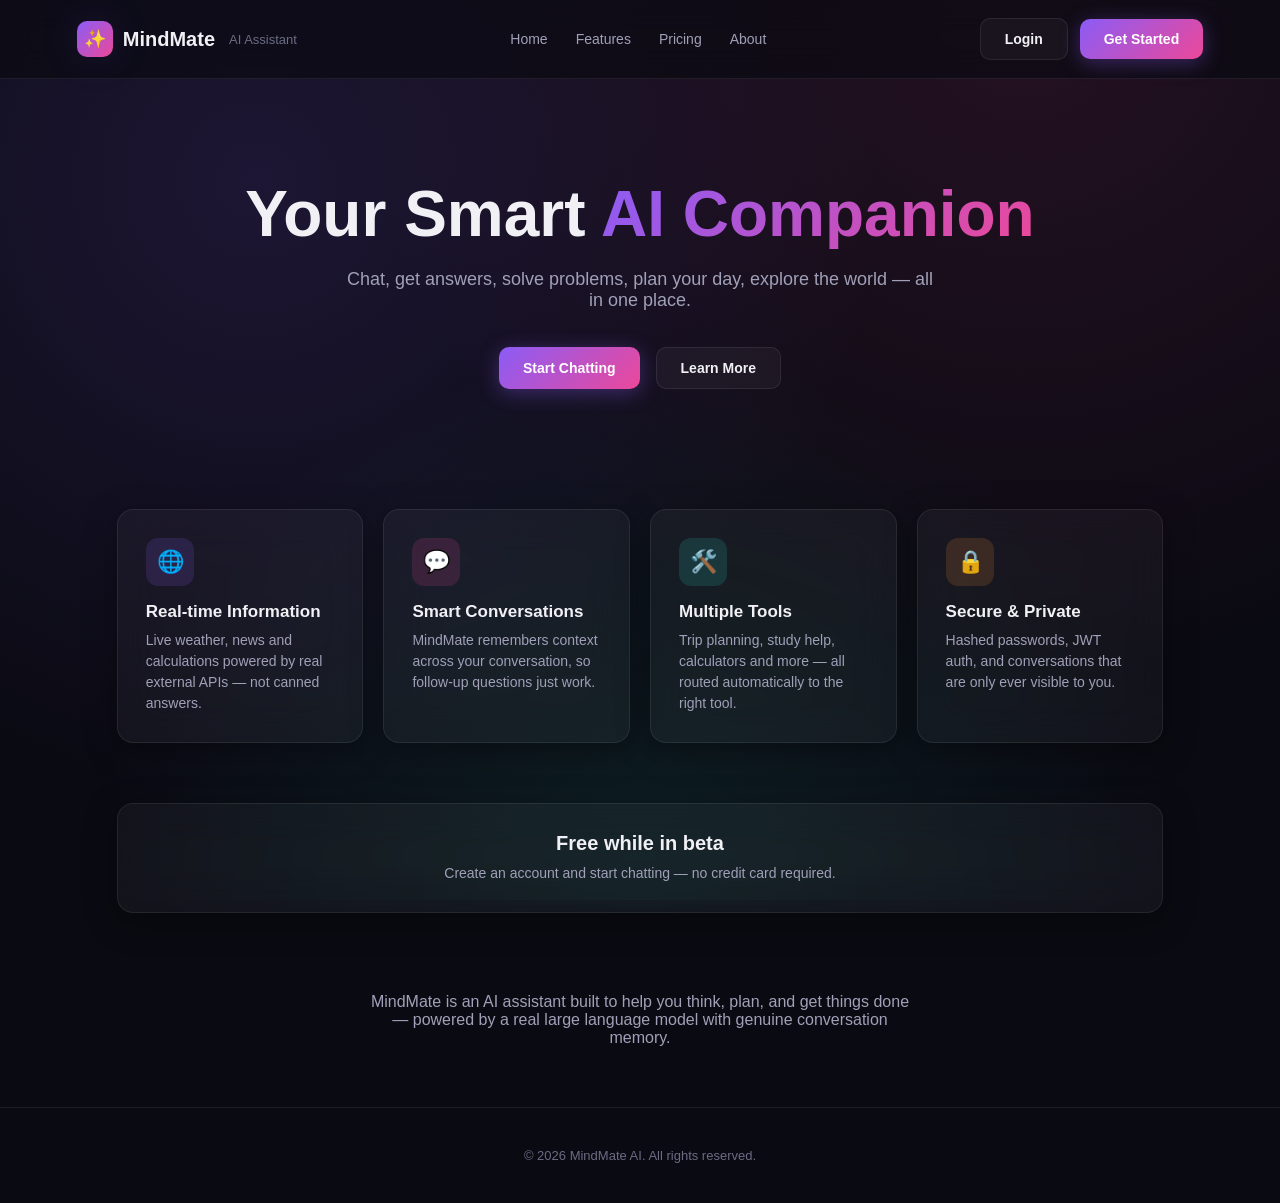
<file: index.html>
<!DOCTYPE html>
<html lang="en">
<head>
<meta charset="UTF-8">
<meta name="viewport" content="width=device-width, initial-scale=1.0">
<title>MindMate — Your Smart AI Companion</title>
<link rel="stylesheet" href="css/style.css">
<link rel="stylesheet" href="css/responsive.css">
</head>
<body>

<nav class="navbar">
  <div class="logo"><div class="logo-mark">✨</div> MindMate <span style="color:var(--text-faint);font-weight:400;font-size:13px;margin-left:4px;">AI Assistant</span></div>
  <div class="nav-links">
    <a href="#home">Home</a>
    <a href="#features">Features</a>
    <a href="#pricing">Pricing</a>
    <a href="#about">About</a>
  </div>
  <div class="nav-actions">
    <a href="login.html" class="btn btn-secondary">Login</a>
    <a href="register.html" class="btn btn-primary">Get Started</a>
  </div>
</nav>

<section class="hero" id="home">
  <h1>Your Smart <span class="gradient-text">AI Companion</span></h1>
  <p>Chat, get answers, solve problems, plan your day, explore the world — all in one place.</p>
  <div class="hero-actions">
    <a href="register.html" class="btn btn-primary">Start Chatting</a>
    <a href="#features" class="btn btn-secondary">Learn More</a>
  </div>
</section>

<section class="feature-grid" id="features">
  <div class="glass feature-card">
    <div class="feature-icon" style="background:rgba(139,92,246,0.15);">🌐</div>
    <h3>Real-time Information</h3>
    <p>Live weather, news and calculations powered by real external APIs — not canned answers.</p>
  </div>
  <div class="glass feature-card">
    <div class="feature-icon" style="background:rgba(236,72,153,0.15);">💬</div>
    <h3>Smart Conversations</h3>
    <p>MindMate remembers context across your conversation, so follow-up questions just work.</p>
  </div>
  <div class="glass feature-card">
    <div class="feature-icon" style="background:rgba(45,212,191,0.15);">🛠️</div>
    <h3>Multiple Tools</h3>
    <p>Trip planning, study help, calculators and more — all routed automatically to the right tool.</p>
  </div>
  <div class="glass feature-card">
    <div class="feature-icon" style="background:rgba(251,146,60,0.15);">🔒</div>
    <h3>Secure &amp; Private</h3>
    <p>Hashed passwords, JWT auth, and conversations that are only ever visible to you.</p>
  </div>
</section>

<section id="pricing" class="feature-grid" style="text-align:center;padding-top:0;">
  <div class="glass feature-card" style="grid-column: 1 / -1;">
    <h3 style="font-size:20px;">Free while in beta</h3>
    <p>Create an account and start chatting — no credit card required.</p>
  </div>
</section>

<section id="about" style="padding:20px 6vw 60px;text-align:center;color:var(--text-dim);max-width:700px;margin:0 auto;">
  <p>MindMate is an AI assistant built to help you think, plan, and get things done — powered by a real large language model with genuine conversation memory.</p>
</section>

<footer>&copy; 2026 MindMate AI. All rights reserved.</footer>

<script src="js/app.js"></script>
</body>
</html>
</file>
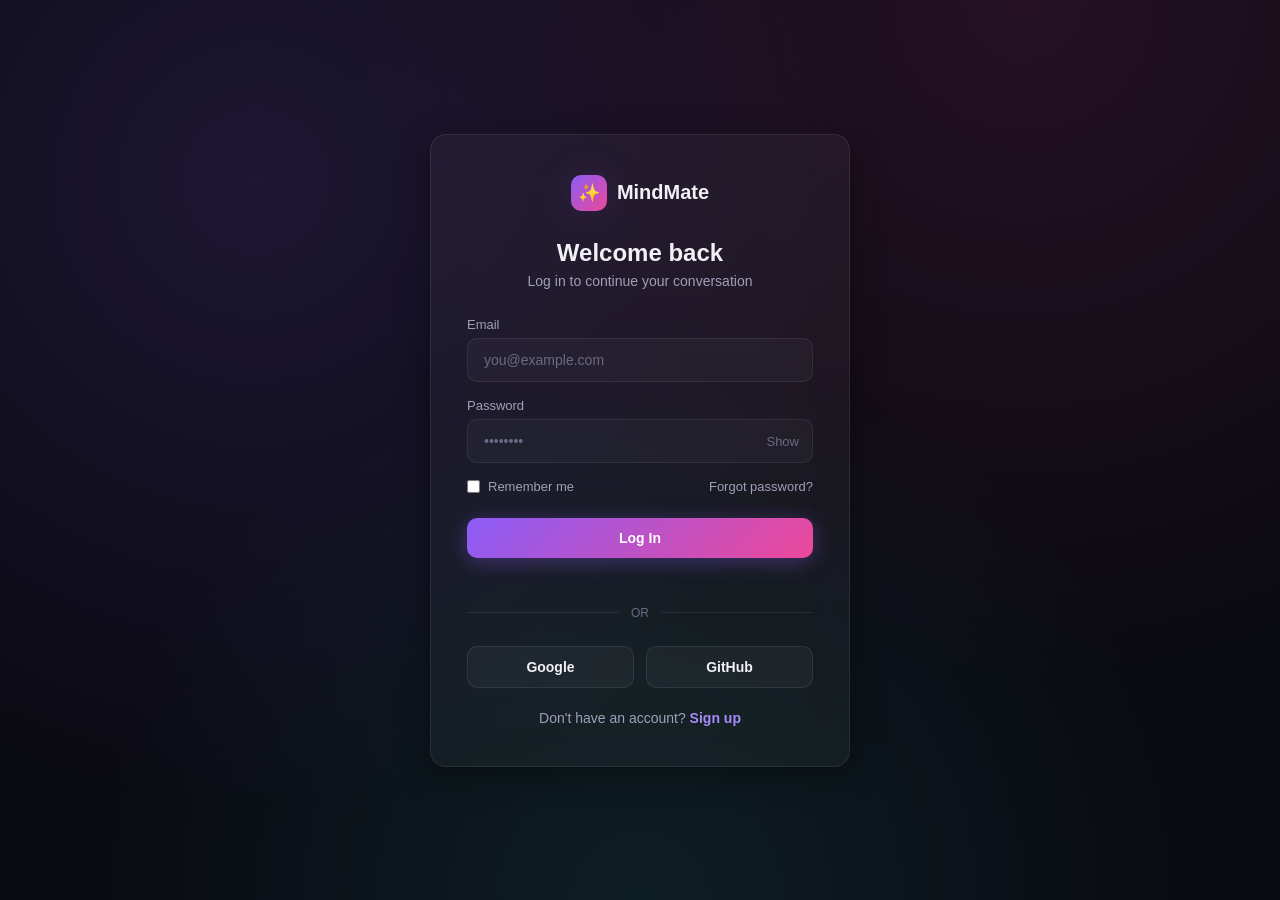
<file: admin.html>
<!DOCTYPE html>
<html lang="en">
<head>
<meta charset="UTF-8">
<meta name="viewport" content="width=device-width, initial-scale=1.0">
<title>Admin — MindMate</title>
<link rel="stylesheet" href="css/style.css">
<link rel="stylesheet" href="css/dashboard.css">
<link rel="stylesheet" href="css/responsive.css">
</head>
<body>
<main class="dash-main" style="max-width:1100px;">
  <div class="dash-header" style="display:flex;justify-content:space-between;align-items:center;">
    <div>
      <h1>Admin Dashboard</h1>
      <p>MindMate platform overview</p>
    </div>
    <a href="#" data-logout class="btn btn-secondary">Logout</a>
  </div>

  <nav class="admin-nav">
    <a href="admin.html" class="active">Dashboard</a>
    <a href="chat.html">Back to App</a>
  </nav>

  <div class="stat-grid">
    <div class="glass stat-card"><div class="stat-value gradient-text" id="stat-total-users">–</div><div class="stat-label">Total Users</div></div>
    <div class="glass stat-card"><div class="stat-value gradient-text" id="stat-active-users">–</div><div class="stat-label">Active Users (7d)</div></div>
    <div class="glass stat-card"><div class="stat-value gradient-text" id="stat-total-conversations">–</div><div class="stat-label">Total Conversations</div></div>
    <div class="glass stat-card"><div class="stat-value gradient-text" id="stat-total-messages">–</div><div class="stat-label">Total Messages</div></div>
  </div>

  <div class="glass card">
    <div class="card-title">Popular Tools</div>
    <div class="bar-chart" id="tools-chart"></div>
  </div>

  <div class="glass card" style="padding:0;overflow:hidden;">
    <div class="card-title" style="padding:20px 20px 0;">Recent Users</div>
    <table class="history-table">
      <thead><tr><th>Name</th><th>Email</th><th>Role</th><th>Joined</th></tr></thead>
      <tbody id="admin-users-tbody"></tbody>
    </table>
  </div>

  <div class="glass card" style="padding:0;overflow:hidden;">
    <div class="card-title" style="padding:20px 20px 0;">Recent Conversations</div>
    <table class="history-table">
      <thead><tr><th>Title</th><th>Last Message</th><th>Updated</th></tr></thead>
      <tbody id="admin-convos-tbody"></tbody>
    </table>
  </div>
</main>
<script src="js/app.js"></script>
<script src="js/admin.js"></script>
</body>
</html>
</file>
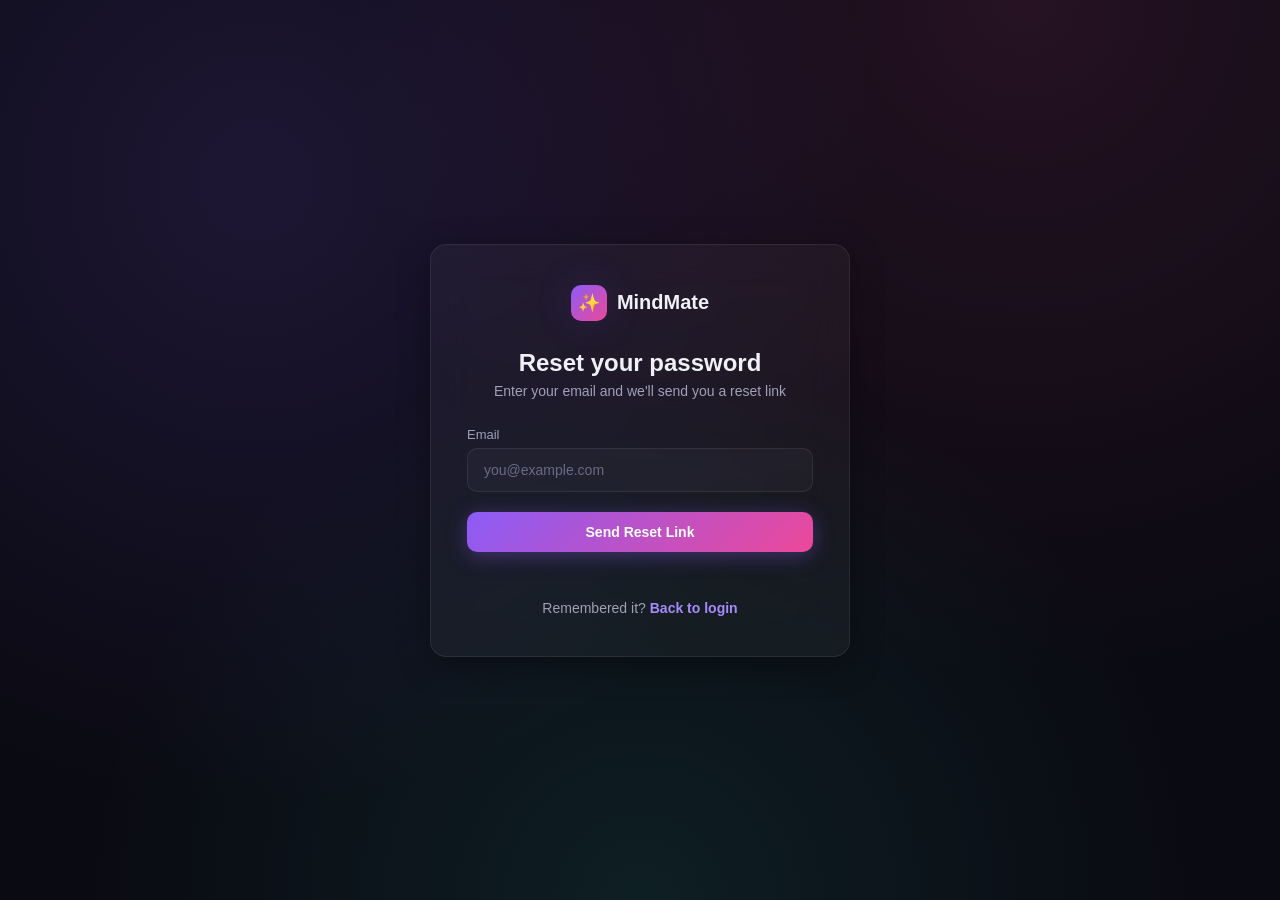
<file: forgot-password.html>
<!DOCTYPE html>
<html lang="en">
<head>
<meta charset="UTF-8">
<meta name="viewport" content="width=device-width, initial-scale=1.0">
<title>Forgot Password — MindMate</title>
<link rel="stylesheet" href="css/style.css">
<link rel="stylesheet" href="css/auth.css">
<link rel="stylesheet" href="css/responsive.css">
</head>
<body data-auth-page="1">
<div class="auth-wrap">
  <div class="glass auth-card">
    <div class="logo"><div class="logo-mark">✨</div> MindMate</div>
    <h1>Reset your password</h1>
    <p class="subtitle">Enter your email and we'll send you a reset link</p>

    <form id="forgot-form">
      <div class="form-group">
        <label class="field-label">Email</label>
        <input class="input" type="email" name="email" required placeholder="you@example.com">
      </div>
      <button type="submit" class="btn btn-primary">Send Reset Link</button>
      <div class="error-msg" id="auth-error"></div>
    </form>

    <div id="forgot-success" style="display:none;text-align:center;color:var(--green);font-size:14px;">
      If that email exists, a reset link has been sent. Check your inbox.
    </div>

    <div class="auth-footer">Remembered it? <a href="login.html">Back to login</a></div>
  </div>
</div>
<script src="js/app.js"></script>
<script src="js/auth.js"></script>
</body>
</html>
</file>
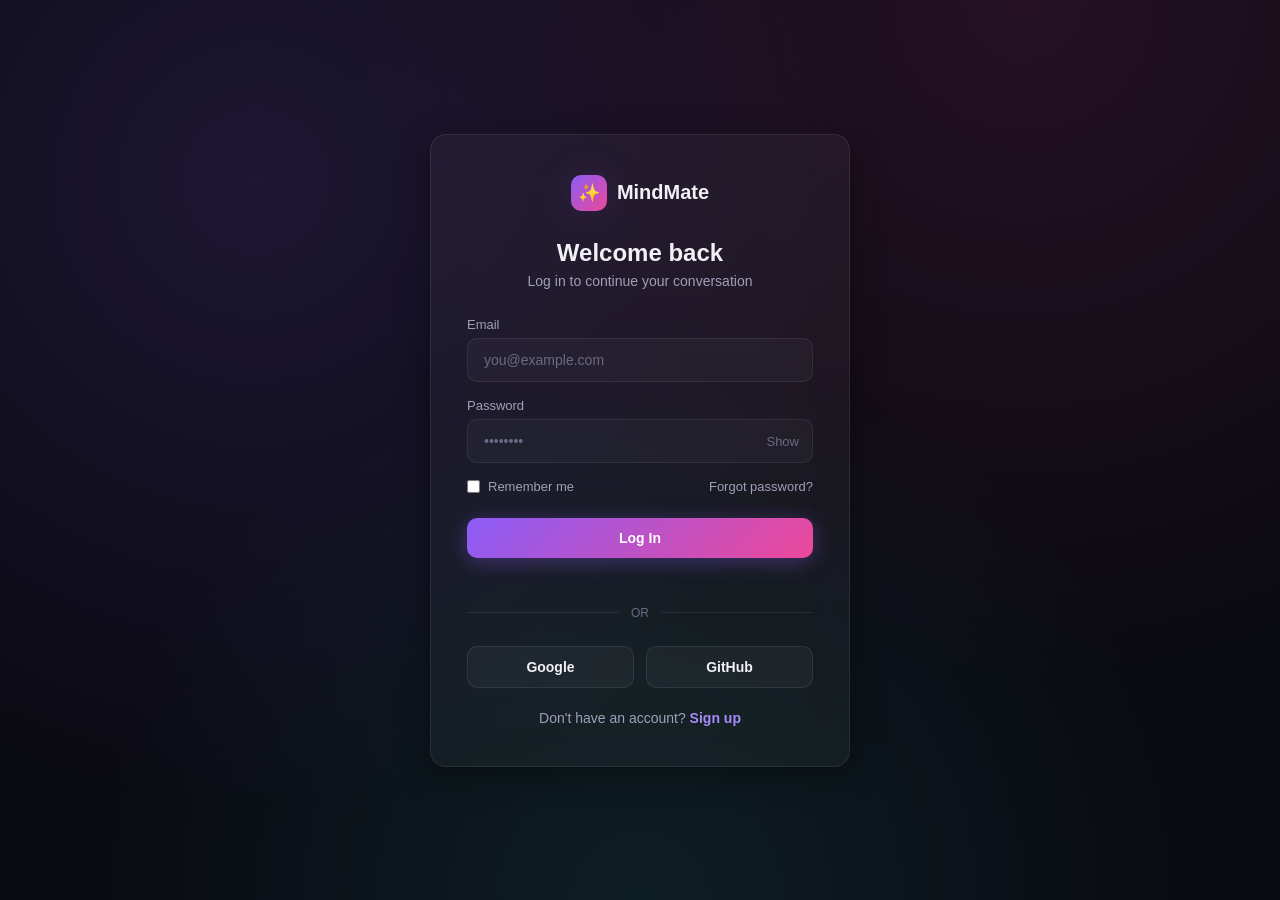
<file: history.html>
<!DOCTYPE html>
<html lang="en">
<head>
<meta charset="UTF-8">
<meta name="viewport" content="width=device-width, initial-scale=1.0">
<title>Chat History — MindMate</title>
<link rel="stylesheet" href="css/style.css">
<link rel="stylesheet" href="css/chat.css">
<link rel="stylesheet" href="css/dashboard.css">
<link rel="stylesheet" href="css/responsive.css">
</head>
<body>
<div class="app-shell">
  <aside class="sidebar">
    <div class="logo"><div class="logo-mark">✨</div> MindMate</div>
    <a href="chat.html" class="btn btn-primary new-chat-btn" style="text-decoration:none;">+ New Chat</a>
    <nav class="sidebar-nav">
      <a class="sidebar-link" href="chat.html">💬 Chat</a>
      <a class="sidebar-link active" href="history.html">🕘 History</a>
      <a class="sidebar-link" href="settings.html">⚙️ Settings</a>
    </nav>
    <div class="sidebar-footer" style="margin-top:auto;">
      <a href="profile.html" class="user-chip" data-user-chip style="display:flex;"></a>
      <a href="#" class="sidebar-link" data-logout style="margin-top:4px;">🚪 Logout</a>
    </div>
  </aside>

  <main class="dash-main" style="overflow-y:auto;">
    <div class="dash-header">
      <button class="hamburger" style="margin-bottom:10px;">☰</button>
      <h1>Chat History</h1>
      <p>All your past conversations, searchable and organized.</p>
    </div>

    <input class="input search-bar" id="history-search" type="text" placeholder="Search conversations…">

    <div class="glass card" style="padding:0;overflow:hidden;">
      <table class="history-table">
        <thead><tr><th>Title</th><th>Last message</th><th>Updated</th><th>Actions</th></tr></thead>
        <tbody id="history-tbody"></tbody>
      </table>
    </div>
  </main>
</div>
<script src="js/app.js"></script>
<script src="js/history.js"></script>
</body>
</html>
</file>
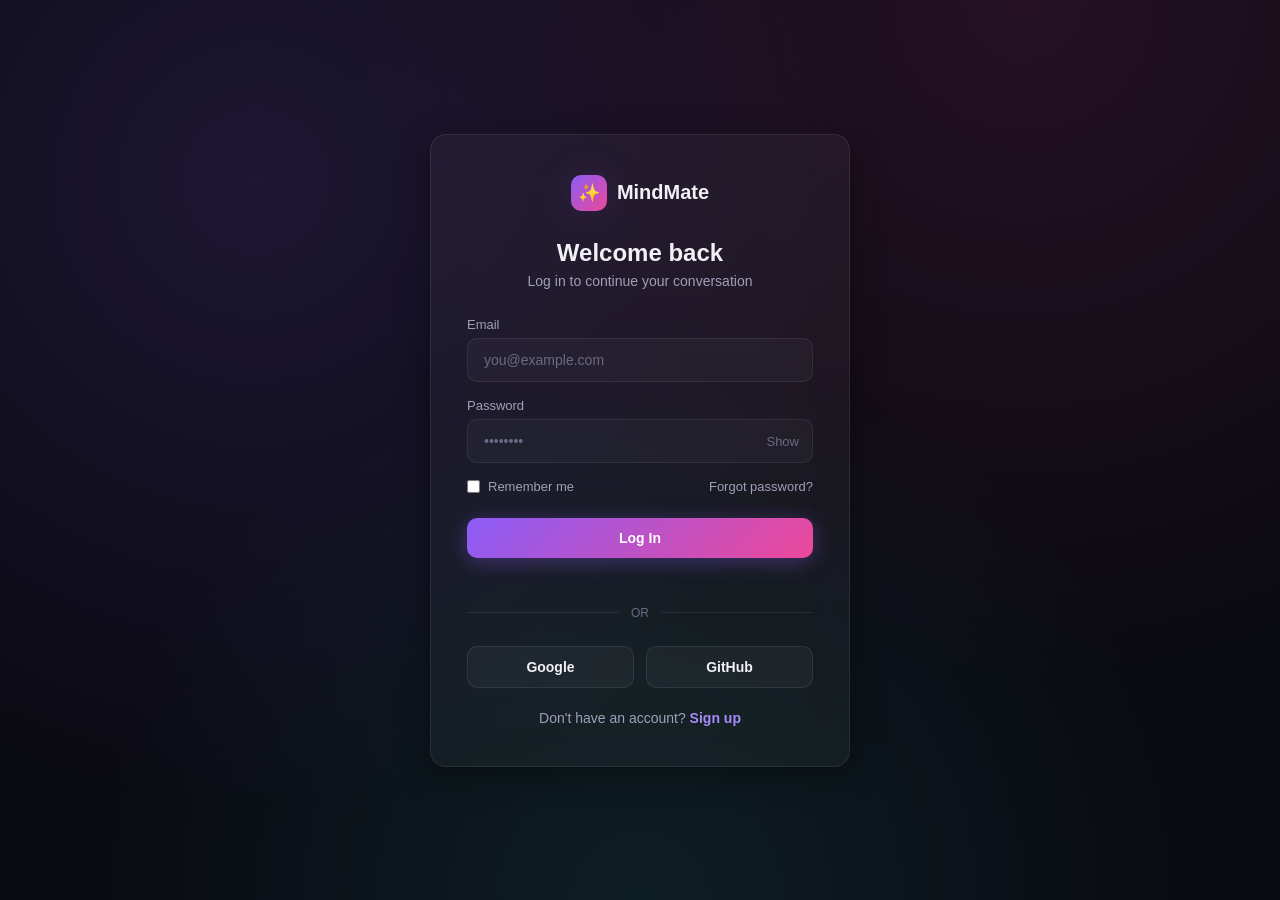
<file: login.html>
<!DOCTYPE html>
<html lang="en">
<head>
<meta charset="UTF-8">
<meta name="viewport" content="width=device-width, initial-scale=1.0">
<title>Login — MindMate</title>
<link rel="stylesheet" href="css/style.css">
<link rel="stylesheet" href="css/auth.css">
<link rel="stylesheet" href="css/responsive.css">
</head>
<body data-auth-page="1">
<div class="auth-wrap">
  <div class="glass auth-card">
    <div class="logo"><div class="logo-mark">✨</div> MindMate</div>
    <h1>Welcome back</h1>
    <p class="subtitle">Log in to continue your conversation</p>

    <form id="login-form">
      <div class="form-group">
        <label class="field-label">Email</label>
        <input class="input" type="email" name="email" required placeholder="you@example.com">
      </div>
      <div class="form-group">
        <label class="field-label">Password</label>
        <div class="password-field">
          <input class="input" type="password" name="password" id="login-password" required placeholder="••••••••">
          <button type="button" class="toggle-pass" onclick="togglePasswordField('login-password', this)">Show</button>
        </div>
      </div>
      <div class="row-between">
        <label class="checkbox-line"><input type="checkbox" name="remember"> Remember me</label>
        <a href="forgot-password.html">Forgot password?</a>
      </div>
      <button type="submit" class="btn btn-primary">Log In</button>
      <div class="error-msg" id="auth-error"></div>
    </form>

    <div class="divider">OR</div>
    <div class="social-row">
      <button class="btn btn-secondary social-btn" type="button" onclick="showToast('Connect a Google OAuth client to enable this.', 'info')">Google</button>
      <button class="btn btn-secondary social-btn" type="button" onclick="showToast('Connect a GitHub OAuth app to enable this.', 'info')">GitHub</button>
    </div>

    <div class="auth-footer">Don't have an account? <a href="register.html">Sign up</a></div>
  </div>
</div>
<script src="js/app.js"></script>
<script src="js/auth.js"></script>
</body>
</html>
</file>
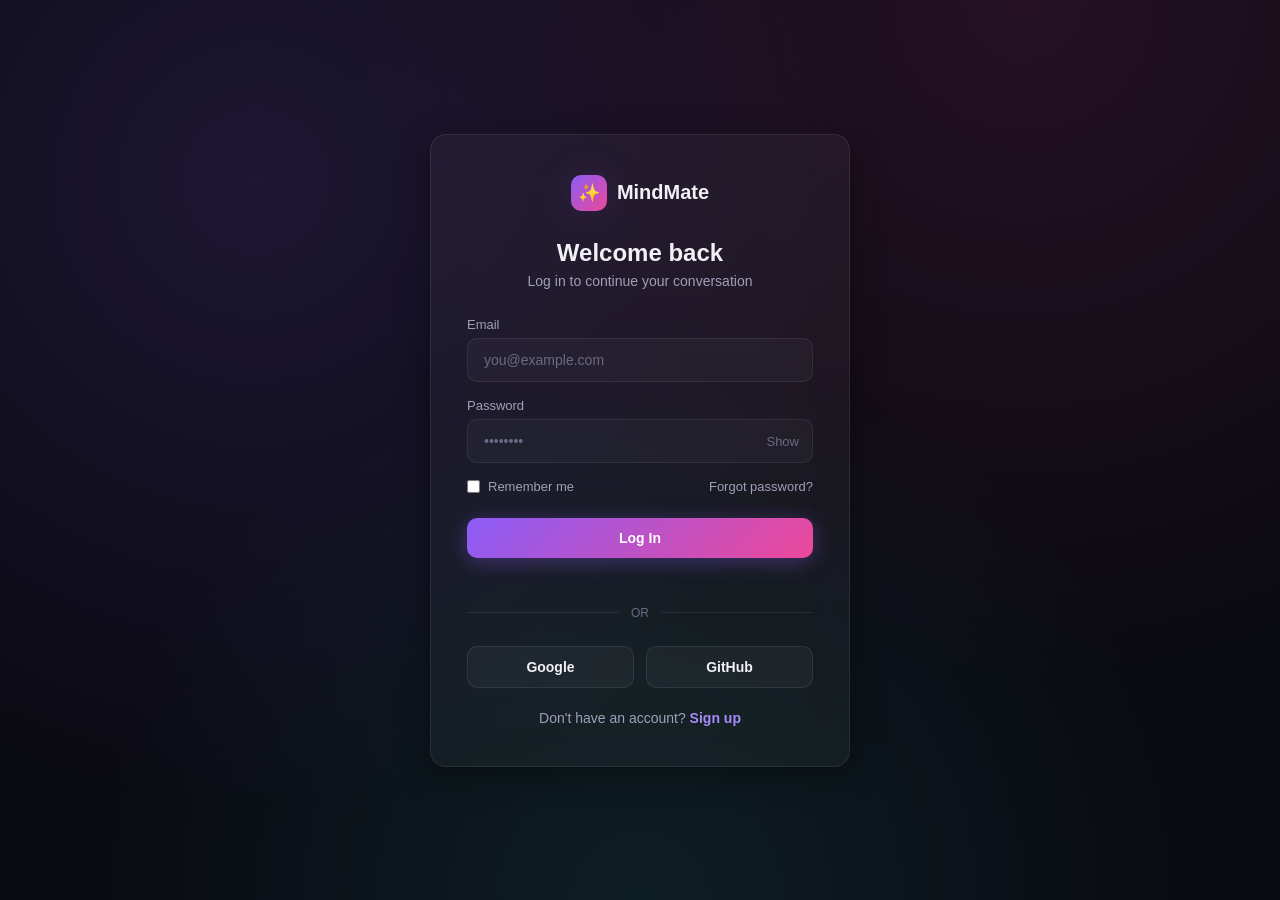
<file: profile.html>
<!DOCTYPE html>
<html lang="en">
<head>
<meta charset="UTF-8">
<meta name="viewport" content="width=device-width, initial-scale=1.0">
<title>Profile — MindMate</title>
<link rel="stylesheet" href="css/style.css">
<link rel="stylesheet" href="css/chat.css">
<link rel="stylesheet" href="css/dashboard.css">
<link rel="stylesheet" href="css/responsive.css">
</head>
<body>
<div class="app-shell">
  <aside class="sidebar">
    <div class="logo"><div class="logo-mark">✨</div> MindMate</div>
    <a href="chat.html" class="btn btn-primary new-chat-btn" style="text-decoration:none;">+ New Chat</a>
    <nav class="sidebar-nav">
      <a class="sidebar-link" href="chat.html">💬 Chat</a>
      <a class="sidebar-link" href="history.html">🕘 History</a>
      <a class="sidebar-link" href="settings.html">⚙️ Settings</a>
    </nav>
    <div class="sidebar-footer" style="margin-top:auto;">
      <a href="profile.html" class="user-chip active" data-user-chip style="display:flex;"></a>
      <a href="#" class="sidebar-link" data-logout style="margin-top:4px;">🚪 Logout</a>
    </div>
  </aside>

  <main class="dash-main" style="overflow-y:auto;">
    <div class="dash-header">
      <button class="hamburger" style="margin-bottom:10px;">☰</button>
      <h1>Your Profile</h1>
    </div>

    <div class="glass card">
      <div class="profile-header">
        <div class="profile-avatar" id="profile-avatar">--</div>
        <div>
          <div class="profile-name" id="profile-name">Loading…</div>
          <div class="profile-email" id="profile-email"></div>
        </div>
      </div>
    </div>

    <div class="stat-grid">
      <div class="glass stat-card">
        <div class="stat-value gradient-text" id="stat-conversations">–</div>
        <div class="stat-label">Total Conversations</div>
      </div>
      <div class="glass stat-card">
        <div class="stat-value gradient-text" id="stat-messages">–</div>
        <div class="stat-label">Total Messages</div>
      </div>
      <div class="glass stat-card">
        <div class="stat-value" id="stat-joined" style="font-size:18px;">–</div>
        <div class="stat-label">Member Since</div>
      </div>
    </div>

    <div class="glass card">
      <div class="card-title">Edit Profile</div>
      <form id="profile-form">
        <div class="form-grid">
          <div class="form-group">
            <label class="field-label">Full Name</label>
            <input class="input" type="text" name="fullName" required>
          </div>
          <div class="form-group">
            <label class="field-label">Email</label>
            <input class="input" type="email" name="email" disabled>
          </div>
          <div class="form-group">
            <label class="field-label">Phone</label>
            <input class="input" type="tel" name="phone">
          </div>
        </div>
        <button type="submit" class="btn btn-primary" style="margin-top:8px;">Save Changes</button>
      </form>
    </div>
  </main>
</div>
<script src="js/app.js"></script>
<script src="js/profile.js"></script>
</body>
</html>
</file>
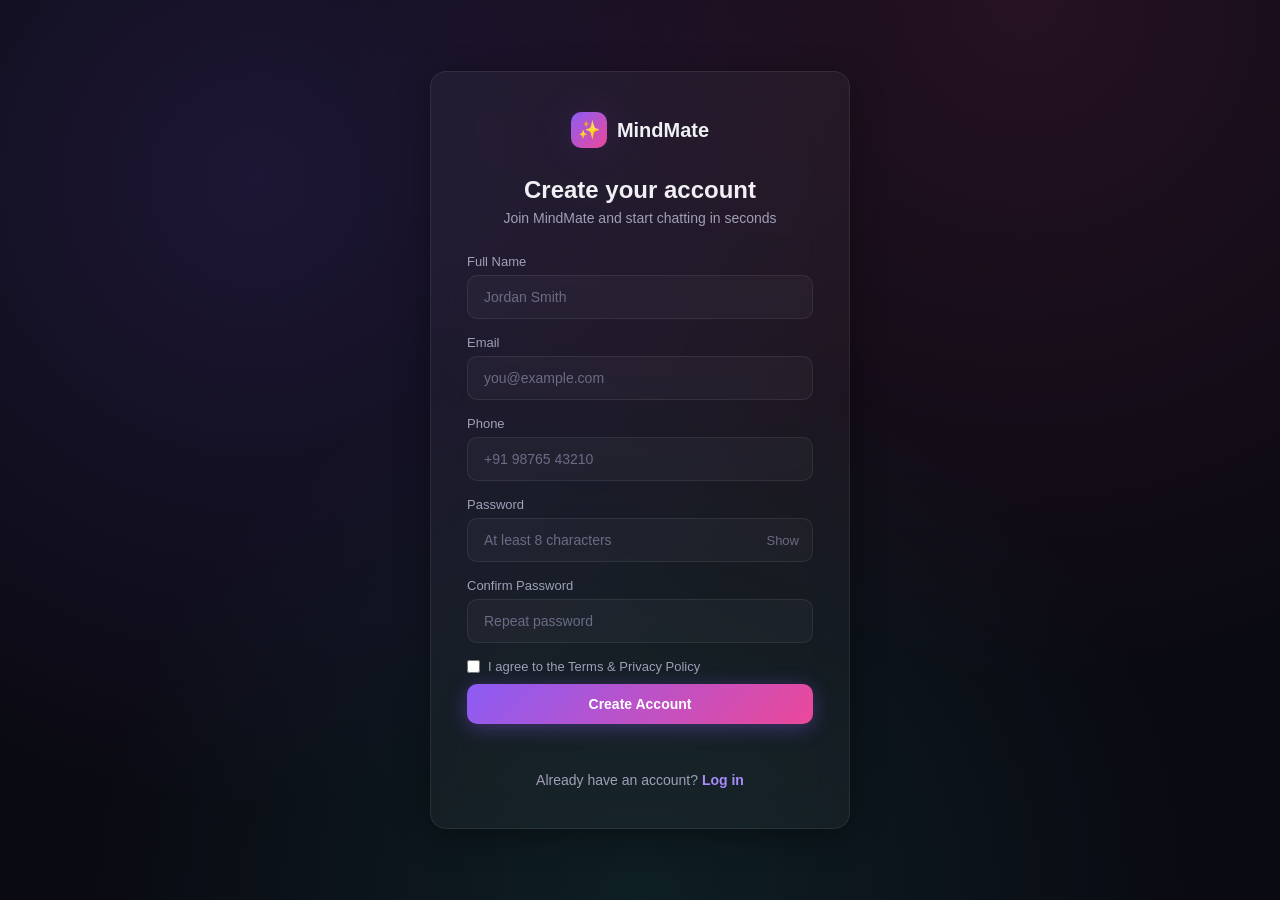
<file: register.html>
<!DOCTYPE html>
<html lang="en">
<head>
<meta charset="UTF-8">
<meta name="viewport" content="width=device-width, initial-scale=1.0">
<title>Create Account — MindMate</title>
<link rel="stylesheet" href="css/style.css">
<link rel="stylesheet" href="css/auth.css">
<link rel="stylesheet" href="css/responsive.css">
</head>
<body data-auth-page="1">
<div class="auth-wrap">
  <div class="glass auth-card">
    <div class="logo"><div class="logo-mark">✨</div> MindMate</div>
    <h1>Create your account</h1>
    <p class="subtitle">Join MindMate and start chatting in seconds</p>

    <form id="register-form">
      <div class="form-group">
        <label class="field-label">Full Name</label>
        <input class="input" type="text" name="fullName" required placeholder="Jordan Smith">
      </div>
      <div class="form-group">
        <label class="field-label">Email</label>
        <input class="input" type="email" name="email" required placeholder="you@example.com">
      </div>
      <div class="form-group">
        <label class="field-label">Phone</label>
        <input class="input" type="tel" name="phone" placeholder="+91 98765 43210">
      </div>
      <div class="form-group">
        <label class="field-label">Password</label>
        <div class="password-field">
          <input class="input" type="password" name="password" id="reg-password" required minlength="8" placeholder="At least 8 characters">
          <button type="button" class="toggle-pass" onclick="togglePasswordField('reg-password', this)">Show</button>
        </div>
      </div>
      <div class="form-group">
        <label class="field-label">Confirm Password</label>
        <input class="input" type="password" name="confirmPassword" required minlength="8" placeholder="Repeat password">
      </div>
      <div class="row-between" style="margin-bottom:6px;">
        <label class="checkbox-line"><input type="checkbox" name="terms"> I agree to the Terms &amp; Privacy Policy</label>
      </div>
      <button type="submit" class="btn btn-primary">Create Account</button>
      <div class="error-msg" id="auth-error"></div>
    </form>

    <div class="auth-footer">Already have an account? <a href="login.html">Log in</a></div>
  </div>
</div>
<script src="js/app.js"></script>
<script src="js/auth.js"></script>
</body>
</html>
</file>
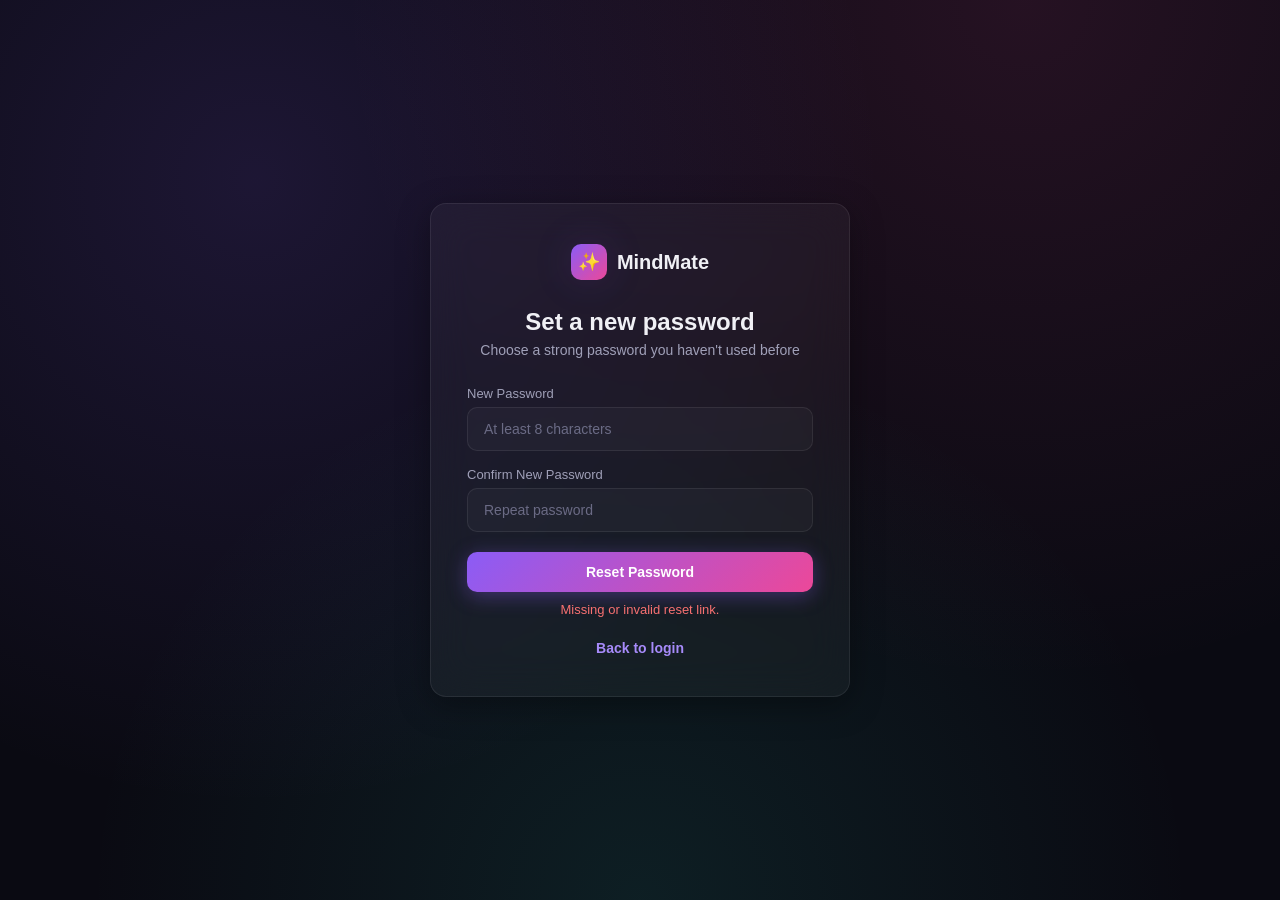
<file: reset-password.html>
<!DOCTYPE html>
<html lang="en">
<head>
<meta charset="UTF-8">
<meta name="viewport" content="width=device-width, initial-scale=1.0">
<title>Reset Password — MindMate</title>
<link rel="stylesheet" href="css/style.css">
<link rel="stylesheet" href="css/auth.css">
<link rel="stylesheet" href="css/responsive.css">
</head>
<body data-auth-page="1">
<div class="auth-wrap">
  <div class="glass auth-card">
    <div class="logo"><div class="logo-mark">✨</div> MindMate</div>
    <h1>Set a new password</h1>
    <p class="subtitle">Choose a strong password you haven't used before</p>

    <form id="reset-form">
      <div class="form-group">
        <label class="field-label">New Password</label>
        <input class="input" type="password" name="password" required minlength="8" placeholder="At least 8 characters">
      </div>
      <div class="form-group">
        <label class="field-label">Confirm New Password</label>
        <input class="input" type="password" name="confirmPassword" required minlength="8" placeholder="Repeat password">
      </div>
      <button type="submit" class="btn btn-primary">Reset Password</button>
      <div class="error-msg" id="auth-error"></div>
    </form>

    <div class="auth-footer"><a href="login.html">Back to login</a></div>
  </div>
</div>
<script src="js/app.js"></script>
<script src="js/auth.js"></script>
</body>
</html>
</file>
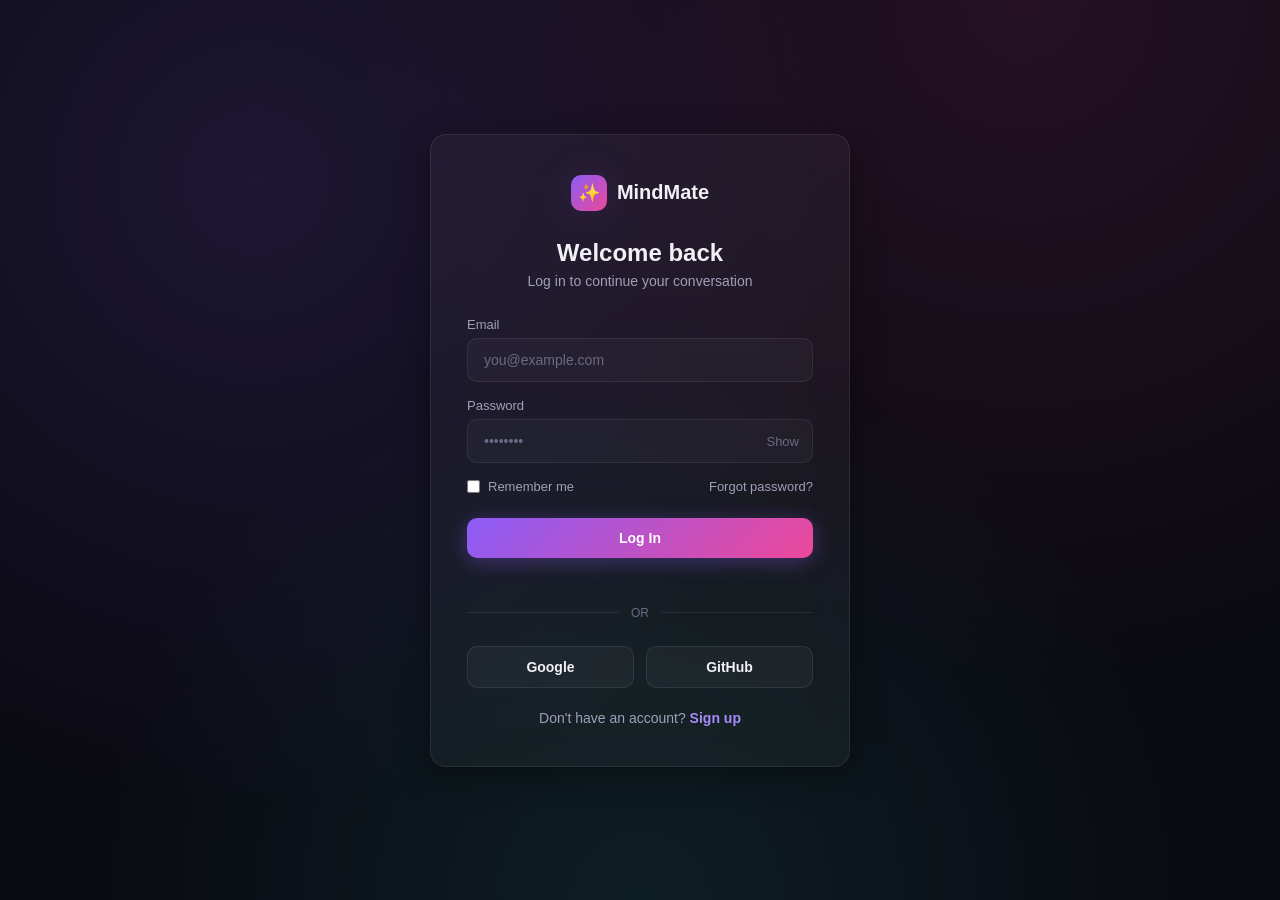
<file: settings.html>
<!DOCTYPE html>
<html lang="en">
<head>
<meta charset="UTF-8">
<meta name="viewport" content="width=device-width, initial-scale=1.0">
<title>Settings — MindMate</title>
<link rel="stylesheet" href="css/style.css">
<link rel="stylesheet" href="css/chat.css">
<link rel="stylesheet" href="css/dashboard.css">
<link rel="stylesheet" href="css/responsive.css">
</head>
<body>
<div class="app-shell">
  <aside class="sidebar">
    <div class="logo"><div class="logo-mark">✨</div> MindMate</div>
    <a href="chat.html" class="btn btn-primary new-chat-btn" style="text-decoration:none;">+ New Chat</a>
    <nav class="sidebar-nav">
      <a class="sidebar-link" href="chat.html">💬 Chat</a>
      <a class="sidebar-link" href="history.html">🕘 History</a>
      <a class="sidebar-link active" href="settings.html">⚙️ Settings</a>
    </nav>
    <div class="sidebar-footer" style="margin-top:auto;">
      <a href="profile.html" class="user-chip" data-user-chip style="display:flex;"></a>
      <a href="#" class="sidebar-link" data-logout style="margin-top:4px;">🚪 Logout</a>
    </div>
  </aside>

  <main class="dash-main" style="overflow-y:auto;">
    <div class="dash-header">
      <button class="hamburger" style="margin-bottom:10px;">☰</button>
      <h1>Settings</h1>
    </div>

    <form id="settings-form">
      <div class="glass card">
        <div class="card-title">General</div>
        <div class="settings-row">
          <div><div class="settings-row-label">Theme</div><div class="settings-row-desc">Choose your interface theme</div></div>
          <select class="select-input" name="theme"><option value="dark">Dark</option><option value="light">Light</option></select>
        </div>
        <div class="settings-row">
          <div><div class="settings-row-label">Language</div></div>
          <select class="select-input" name="language">
            <option value="en">English</option><option value="hi">Hindi</option><option value="te">Telugu</option><option value="es">Spanish</option>
          </select>
        </div>
        <div class="settings-row">
          <div><div class="settings-row-label">Response Style</div><div class="settings-row-desc">How MindMate replies to you</div></div>
          <select class="select-input" name="responseStyle">
            <option value="concise">Concise</option><option value="balanced">Balanced</option><option value="detailed">Detailed</option>
          </select>
        </div>
      </div>

      <div class="glass card">
        <div class="card-title">Notifications</div>
        <div class="settings-row">
          <div><div class="settings-row-label">Email Notifications</div></div>
          <label class="switch"><input type="checkbox" name="emailNotifications"><span class="switch-track"></span></label>
        </div>
        <div class="settings-row">
          <div><div class="settings-row-label">Chat Notifications</div></div>
          <label class="switch"><input type="checkbox" name="chatNotifications"><span class="switch-track"></span></label>
        </div>
      </div>

      <button type="submit" class="btn btn-primary">Save Settings</button>
    </form>

    <div class="glass card danger-zone" style="margin-top:20px;">
      <div class="card-title" style="color:var(--red);">Privacy &amp; Danger Zone</div>
      <div class="settings-row">
        <div><div class="settings-row-label">Clear Conversation History</div><div class="settings-row-desc">Permanently deletes all your conversations</div></div>
        <button class="btn btn-danger" id="clear-history-btn" type="button">Clear History</button>
      </div>
      <div class="settings-row">
        <div><div class="settings-row-label">Delete Account</div><div class="settings-row-desc">Permanently deletes your account and all data</div></div>
        <button class="btn btn-danger" id="delete-account-btn" type="button">Delete Account</button>
      </div>
    </div>
  </main>
</div>
<script src="js/app.js"></script>
<script src="js/settings.js"></script>
</body>
</html>
</file>
<file: css/style.css>
/* ============ MindMate — Core Theme ============ */
:root{
  --bg: #0a0a12;
  --bg-elevated: #12121e;
  --panel: rgba(255,255,255,0.04);
  --panel-border: rgba(255,255,255,0.08);
  --text: #f0f0f5;
  --text-dim: #a0a0b8;
  --text-faint: #6b6b85;

  --purple: #8b5cf6;
  --violet: #a78bfa;
  --pink: #ec4899;
  --teal: #2dd4bf;
  --orange: #fb923c;
  --green: #34d399;
  --red: #f87171;

  --grad-primary: linear-gradient(135deg, var(--purple), var(--pink));
  --grad-secondary: linear-gradient(135deg, var(--teal), var(--purple));
  --grad-bg: radial-gradient(circle at 20% 20%, rgba(139,92,246,0.15), transparent 50%),
             radial-gradient(circle at 80% 0%, rgba(236,72,153,0.12), transparent 50%),
             radial-gradient(circle at 50% 100%, rgba(45,212,191,0.10), transparent 50%);

  --radius-sm: 10px;
  --radius-md: 16px;
  --radius-lg: 24px;
  --shadow-glow: 0 0 40px rgba(139,92,246,0.15);
  --shadow-card: 0 8px 32px rgba(0,0,0,0.35);
  --font: 'Inter', -apple-system, BlinkMacSystemFont, 'Segoe UI', sans-serif;
}

*{ box-sizing: border-box; margin:0; padding:0; }

html,body{
  background: var(--bg);
  color: var(--text);
  font-family: var(--font);
  min-height:100vh;
  scroll-behavior:smooth;
}
body{ background-image: var(--grad-bg); background-attachment: fixed; }

a{ color:inherit; text-decoration:none; }
button{ font-family: inherit; cursor:pointer; border:none; }
input, textarea, select{ font-family: inherit; }
::selection{ background: var(--purple); color:#fff; }

::-webkit-scrollbar{ width:8px; height:8px; }
::-webkit-scrollbar-track{ background:transparent; }
::-webkit-scrollbar-thumb{ background: rgba(139,92,246,0.4); border-radius:8px; }
::-webkit-scrollbar-thumb:hover{ background: rgba(139,92,246,0.6); }

.glass{
  background: var(--panel);
  border: 1px solid var(--panel-border);
  backdrop-filter: blur(20px);
  -webkit-backdrop-filter: blur(20px);
  border-radius: var(--radius-md);
  box-shadow: var(--shadow-card);
}

.btn{
  display:inline-flex; align-items:center; justify-content:center; gap:8px;
  padding: 12px 24px; border-radius: var(--radius-sm);
  font-weight:600; font-size:14px; transition: all .2s ease;
}
.btn-primary{
  background: var(--grad-primary); color:#fff;
  box-shadow: 0 4px 20px rgba(139,92,246,0.35);
}
.btn-primary:hover{ transform: translateY(-2px); box-shadow: 0 8px 30px rgba(139,92,246,0.5); }
.btn-secondary{
  background: var(--panel); color:var(--text); border:1px solid var(--panel-border);
}
.btn-secondary:hover{ background: rgba(255,255,255,0.08); border-color: var(--purple); }
.btn:disabled{ opacity:.5; cursor:not-allowed; transform:none !important; }

.input{
  width:100%; padding: 13px 16px; border-radius: var(--radius-sm);
  background: rgba(255,255,255,0.03); border: 1px solid var(--panel-border);
  color: var(--text); font-size:14px; transition: border-color .2s ease, box-shadow .2s ease;
}
.input:focus{ outline:none; border-color: var(--purple); box-shadow: 0 0 0 3px rgba(139,92,246,0.15); }
.input::placeholder{ color: var(--text-faint); }
.field-label{ display:block; font-size:13px; color:var(--text-dim); margin-bottom:6px; font-weight:500; }

.toast-container{
  position:fixed; top:20px; right:20px; z-index:9999; display:flex; flex-direction:column; gap:10px;
}
.toast{
  padding:14px 18px; border-radius: var(--radius-sm); min-width:260px; max-width:360px;
  background: var(--bg-elevated); border:1px solid var(--panel-border); box-shadow: var(--shadow-card);
  font-size:14px; animation: toastIn .25s ease;
  border-left: 3px solid var(--purple);
}
.toast.success{ border-left-color: var(--green); }
.toast.error{ border-left-color: var(--red); }
@keyframes toastIn{ from{ opacity:0; transform: translateX(30px);} to{ opacity:1; transform:none; } }

.skeleton{
  background: linear-gradient(90deg, rgba(255,255,255,0.04) 25%, rgba(255,255,255,0.08) 37%, rgba(255,255,255,0.04) 63%);
  background-size: 400% 100%; animation: shimmer 1.4s ease infinite; border-radius:8px;
}
@keyframes shimmer{ 0%{background-position:100% 0} 100%{background-position:0 0} }

.gradient-text{
  background: var(--grad-primary); -webkit-background-clip:text; background-clip:text; color:transparent;
}

.focus-ring:focus-visible{ outline: 2px solid var(--purple); outline-offset:2px; }

/* ===== Landing page ===== */
.navbar{
  display:flex; align-items:center; justify-content:space-between;
  padding: 18px 6vw; position:sticky; top:0; z-index:100;
  background: rgba(10,10,18,0.7); backdrop-filter: blur(16px);
  border-bottom: 1px solid var(--panel-border);
}
.logo{ display:flex; align-items:center; gap:10px; font-weight:700; font-size:20px; }
.logo-mark{
  width:36px; height:36px; border-radius:10px; background: var(--grad-primary);
  display:flex; align-items:center; justify-content:center; font-size:18px; box-shadow: var(--shadow-glow);
}
.nav-links{ display:flex; gap:28px; align-items:center; }
.nav-links a{ color: var(--text-dim); font-size:14px; font-weight:500; transition: color .2s; }
.nav-links a:hover{ color: var(--text); }
.nav-actions{ display:flex; gap:12px; align-items:center; }

.hero{
  padding: 100px 6vw 60px; text-align:center; position:relative; overflow:hidden;
}
.hero h1{ font-size: clamp(36px, 6vw, 64px); font-weight:800; line-height:1.1; margin-bottom:20px; }
.hero p{ font-size:18px; color:var(--text-dim); max-width:600px; margin:0 auto 36px; }
.hero-actions{ display:flex; gap:16px; justify-content:center; flex-wrap:wrap; }

.feature-grid{
  display:grid; grid-template-columns: repeat(auto-fit, minmax(230px,1fr)); gap:20px;
  padding: 60px 6vw; max-width:1200px; margin:0 auto;
}
.feature-card{
  padding:28px; transition: transform .25s ease, box-shadow .25s ease;
}
.feature-card:hover{ transform: translateY(-6px); box-shadow: var(--shadow-glow); border-color: var(--purple); }
.feature-icon{
  width:48px; height:48px; border-radius:12px; display:flex; align-items:center; justify-content:center;
  font-size:22px; margin-bottom:16px;
}
.feature-card h3{ font-size:17px; margin-bottom:8px; }
.feature-card p{ font-size:14px; color:var(--text-dim); line-height:1.5; }

footer{ text-align:center; padding:40px; color:var(--text-faint); font-size:13px; border-top:1px solid var(--panel-border); }
</file>
<file: css/responsive.css>
@media (max-width: 900px){
  .nav-links{ display:none; }
  .feature-grid{ grid-template-columns: 1fr 1fr; }
  .form-grid{ grid-template-columns:1fr; }
}

@media (max-width: 768px){
  .sidebar{
    position:fixed; z-index:200; top:0; left:0; height:100vh;
    transform: translateX(-100%);
  }
  .sidebar.open{ transform:none; box-shadow: 0 0 60px rgba(0,0,0,0.6); }
  .hamburger{ display:flex; }
  .app-shell{ position:relative; }
  .sidebar-overlay{
    display:none; position:fixed; inset:0; background:rgba(0,0,0,0.5); z-index:150;
  }
  .sidebar-overlay.show{ display:block; }
  .msg-bubble-wrap{ max-width:88%; }
  .suggestion-grid{ grid-template-columns:1fr; }
  .stat-grid{ grid-template-columns: 1fr 1fr; }
  .feature-grid{ grid-template-columns: 1fr; }
  .hero{ padding-top:60px; }
  .dash-main{ padding: 24px 5vw 50px; }
}

@media (max-width: 480px){
  .auth-card{ padding:28px 22px; }
  .navbar{ padding:14px 4vw; }
  .stat-grid{ grid-template-columns: 1fr; }
  .composer-wrap{ padding:10px 10px 16px; }
}
</file>
<file: css/dashboard.css>
.dash-shell{ display:flex; min-height:100vh; }
.dash-main{ flex:1; padding: 32px 4vw 60px; max-width:980px; margin:0 auto; width:100%; }
.dash-header{ margin-bottom:28px; }
.dash-header h1{ font-size:26px; margin-bottom:4px; }
.dash-header p{ color:var(--text-dim); font-size:14px; }

.card{ padding:24px; margin-bottom:20px; }
.card-title{ font-size:15px; font-weight:700; margin-bottom:16px; display:flex; align-items:center; gap:8px; }

.stat-grid{ display:grid; grid-template-columns: repeat(auto-fit,minmax(170px,1fr)); gap:16px; margin-bottom:24px; }
.stat-card{ padding:20px; }
.stat-value{ font-size:28px; font-weight:800; margin-bottom:4px; }
.stat-label{ font-size:12.5px; color:var(--text-dim); }

.profile-header{ display:flex; align-items:center; gap:18px; margin-bottom:8px; }
.profile-avatar{
  width:72px; height:72px; border-radius:50%; background: var(--grad-primary);
  display:flex; align-items:center; justify-content:center; font-size:28px; font-weight:700;
}
.profile-name{ font-size:20px; font-weight:700; }
.profile-email{ color:var(--text-dim); font-size:14px; }

.form-grid{ display:grid; grid-template-columns: 1fr 1fr; gap:16px; }
@media(max-width:620px){ .form-grid{ grid-template-columns:1fr; } }

.settings-row{
  display:flex; align-items:center; justify-content:space-between; padding:14px 0;
  border-bottom:1px solid var(--panel-border);
}
.settings-row:last-child{ border-bottom:none; }
.settings-row-label{ font-size:14.5px; font-weight:500; }
.settings-row-desc{ font-size:12.5px; color:var(--text-dim); margin-top:2px; }

.switch{ position:relative; width:44px; height:24px; flex-shrink:0; }
.switch input{ opacity:0; width:0; height:0; }
.switch-track{ position:absolute; inset:0; background: rgba(255,255,255,0.1); border-radius:24px; transition:.2s; cursor:pointer; }
.switch-track::before{ content:''; position:absolute; width:18px; height:18px; left:3px; top:3px; background:#fff; border-radius:50%; transition:.2s; }
.switch input:checked + .switch-track{ background: var(--grad-primary); }
.switch input:checked + .switch-track::before{ transform: translateX(20px); }

.select-input{
  padding:10px 14px; border-radius:10px; background: rgba(255,255,255,0.03);
  border:1px solid var(--panel-border); color:var(--text); font-size:13.5px;
}

.danger-zone{ border-color: rgba(248,113,113,0.3); }
.btn-danger{ background: rgba(248,113,113,0.12); color: var(--red); border:1px solid rgba(248,113,113,0.3); }
.btn-danger:hover{ background: rgba(248,113,113,0.2); }

.history-table{ width:100%; border-collapse:collapse; }
.history-table th{ text-align:left; font-size:12px; color:var(--text-faint); padding:10px 12px; text-transform:uppercase; letter-spacing:.04em; }
.history-table td{ padding:14px 12px; border-top:1px solid var(--panel-border); font-size:14px; }
.history-table tr:hover td{ background: rgba(255,255,255,0.02); }
.search-bar{ margin-bottom:18px; max-width:340px; }

.badge{ display:inline-block; padding:3px 10px; border-radius:20px; font-size:11.5px; font-weight:600; }
.badge-purple{ background: rgba(139,92,246,0.15); color: var(--violet); }
.badge-teal{ background: rgba(45,212,191,0.15); color: var(--teal); }

.admin-nav{ display:flex; gap:8px; margin-bottom:24px; flex-wrap:wrap; }
.admin-nav a{ padding:9px 16px; border-radius:10px; font-size:13.5px; background: var(--panel); border:1px solid var(--panel-border); }
.admin-nav a.active{ background: var(--grad-primary); color:#fff; border-color:transparent; }

.bar-chart{ display:flex; align-items:flex-end; gap:10px; height:160px; padding-top:10px; }
.bar-chart .bar-col{ flex:1; display:flex; flex-direction:column; align-items:center; gap:8px; }
.bar-chart .bar{ width:100%; border-radius:8px 8px 0 0; background: var(--grad-secondary); min-height:4px; }
.bar-chart .bar-label{ font-size:11px; color:var(--text-dim); text-align:center; }
</file>
<file: css/auth.css>
.auth-wrap{
  min-height:100vh; display:flex; align-items:center; justify-content:center; padding:24px;
}
.auth-card{
  width:100%; max-width:420px; padding:40px 36px;
}
.auth-card .logo{ justify-content:center; margin-bottom:28px; }
.auth-card h1{ font-size:24px; text-align:center; margin-bottom:6px; }
.auth-card .subtitle{ text-align:center; color:var(--text-dim); font-size:14px; margin-bottom:28px; }
.form-group{ margin-bottom:16px; }
.password-field{ position:relative; }
.toggle-pass{
  position:absolute; right:14px; top:50%; transform: translateY(-50%);
  background:none; color:var(--text-faint); font-size:13px;
}
.row-between{ display:flex; align-items:center; justify-content:space-between; font-size:13px; margin:14px 0 20px; color: var(--text-dim); }
.checkbox-line{ display:flex; align-items:center; gap:8px; }
.auth-card .btn{ width:100%; margin-top:4px; }
.auth-footer{ text-align:center; margin-top:22px; font-size:14px; color:var(--text-dim); }
.auth-footer a{ color: var(--violet); font-weight:600; }
.divider{ display:flex; align-items:center; gap:12px; margin:22px 0; color:var(--text-faint); font-size:12px; }
.divider::before,.divider::after{ content:''; flex:1; height:1px; background: var(--panel-border); }
.social-row{ display:flex; gap:12px; }
.social-btn{ flex:1; }
.error-msg{ color: var(--red); font-size:13px; margin-top:10px; text-align:center; min-height:16px; }
</file>
<file: css/chat.css>
.app-shell{ display:flex; height:100vh; overflow:hidden; }

/* Sidebar */
.sidebar{
  width:280px; flex-shrink:0; display:flex; flex-direction:column;
  background: var(--bg-elevated); border-right:1px solid var(--panel-border); padding:18px 14px;
  transition: transform .25s ease;
}
.sidebar .logo{ padding:6px 8px 18px; }
.new-chat-btn{ width:100%; justify-content:flex-start; margin-bottom:14px; }
.sidebar-section-title{ font-size:11px; text-transform:uppercase; letter-spacing:.06em; color:var(--text-faint); padding:12px 10px 6px; }
.sidebar-nav{ display:flex; flex-direction:column; gap:2px; margin-bottom:10px; }
.sidebar-link{
  display:flex; align-items:center; gap:10px; padding:10px 12px; border-radius:10px;
  font-size:14px; color:var(--text-dim); transition: background .15s, color .15s;
}
.sidebar-link:hover, .sidebar-link.active{ background: rgba(139,92,246,0.12); color:var(--text); }
.history-list{ flex:1; overflow-y:auto; display:flex; flex-direction:column; gap:2px; }
.history-item{
  padding:10px 12px; border-radius:10px; font-size:13.5px; color:var(--text-dim);
  white-space:nowrap; overflow:hidden; text-overflow:ellipsis; cursor:pointer;
  display:flex; justify-content:space-between; align-items:center; gap:6px;
}
.history-item:hover, .history-item.active{ background: rgba(255,255,255,0.05); color:var(--text); }
.history-item .del-btn{ opacity:0; background:none; color:var(--text-faint); font-size:14px; }
.history-item:hover .del-btn{ opacity:1; }
.sidebar-footer{ border-top:1px solid var(--panel-border); padding-top:12px; margin-top:10px; }
.user-chip{ display:flex; align-items:center; gap:10px; padding:8px 10px; border-radius:10px; }
.user-chip:hover{ background: rgba(255,255,255,0.05); }
.avatar-circle{
  width:34px; height:34px; border-radius:50%; background: var(--grad-secondary);
  display:flex; align-items:center; justify-content:center; font-weight:700; font-size:13px; flex-shrink:0;
}
.user-chip-name{ font-size:13.5px; font-weight:600; }
.user-chip-email{ font-size:11.5px; color:var(--text-faint); }

/* Main chat column */
.chat-main{ flex:1; display:flex; flex-direction:column; min-width:0; }
.chat-topbar{
  display:flex; align-items:center; justify-content:space-between;
  padding:14px 22px; border-bottom:1px solid var(--panel-border);
}
.topbar-left{ display:flex; align-items:center; gap:12px; }
.hamburger{ display:none; background:none; font-size:20px; color:var(--text); }
.model-badge{
  display:flex; align-items:center; gap:6px; font-size:12.5px; color:var(--text-dim);
  background: var(--panel); padding:6px 12px; border-radius:20px; border:1px solid var(--panel-border);
}
.status-dot{ width:7px; height:7px; border-radius:50%; background: var(--green); box-shadow:0 0 8px var(--green); }

.messages-area{ flex:1; overflow-y:auto; padding: 26px 0; }
.messages-inner{ max-width:760px; margin:0 auto; padding:0 20px; display:flex; flex-direction:column; gap:22px; }

.empty-state{ text-align:center; margin-top:12vh; color:var(--text-dim); }
.empty-state .logo-mark{ margin:0 auto 18px; width:56px; height:56px; font-size:26px; }
.empty-state h2{ color:var(--text); margin-bottom:8px; }
.suggestion-grid{ display:grid; grid-template-columns: repeat(2,1fr); gap:12px; max-width:520px; margin:26px auto 0; }
.suggestion-chip{ padding:14px 16px; text-align:left; font-size:13.5px; }

.msg-row{ display:flex; gap:12px; animation: msgIn .3s ease; }
@keyframes msgIn{ from{opacity:0; transform: translateY(8px);} to{opacity:1; transform:none;} }
.msg-row.user{ flex-direction:row-reverse; }
.msg-avatar{
  width:32px; height:32px; border-radius:9px; flex-shrink:0; display:flex; align-items:center; justify-content:center; font-size:15px;
}
.msg-row.user .msg-avatar{ background: var(--grad-secondary); }
.msg-row.assistant .msg-avatar{ background: var(--grad-primary); }
.msg-bubble-wrap{ max-width:75%; display:flex; flex-direction:column; gap:6px; }
.msg-row.user .msg-bubble-wrap{ align-items:flex-end; }
.msg-bubble{
  padding:13px 16px; border-radius: 16px; font-size:14.5px; line-height:1.6; white-space:pre-wrap; word-wrap:break-word;
}
.msg-row.user .msg-bubble{ background: var(--grad-primary); color:#fff; border-bottom-right-radius:4px; }
.msg-row.assistant .msg-bubble{ background: var(--panel); border:1px solid var(--panel-border); border-bottom-left-radius:4px; }
.msg-bubble code{ background: rgba(0,0,0,0.35); padding:2px 6px; border-radius:5px; font-size:13px; }
.msg-bubble pre{ background: rgba(0,0,0,0.4); padding:12px; border-radius:10px; overflow-x:auto; margin:8px 0; }
.msg-bubble pre code{ background:none; padding:0; }
.msg-meta{ display:flex; gap:10px; align-items:center; font-size:11.5px; color:var(--text-faint); }
.msg-actions{ display:flex; gap:6px; }
.msg-action-btn{ background:none; color:var(--text-faint); font-size:12px; padding:2px 4px; }
.msg-action-btn:hover{ color:var(--text); }

.typing-indicator{ display:flex; gap:4px; padding:6px 4px; }
.typing-indicator span{
  width:7px; height:7px; border-radius:50%; background: var(--violet); animation: typingBounce 1.2s infinite;
}
.typing-indicator span:nth-child(2){ animation-delay:.15s; }
.typing-indicator span:nth-child(3){ animation-delay:.3s; }
@keyframes typingBounce{ 0%,60%,100%{ transform: translateY(0); opacity:.5; } 30%{ transform: translateY(-5px); opacity:1; } }

.composer-wrap{ padding: 14px 20px 22px; }

/* Pending attachment chips (before sending) */
.attachment-chips{
  max-width:760px; margin:0 auto 8px; display:flex; flex-wrap:wrap; gap:8px;
}
.attachment-chip{
  display:flex; align-items:center; gap:8px; padding:6px 10px 6px 6px; border-radius:12px;
  background: var(--panel); border:1px solid var(--panel-border); font-size:12.5px; max-width:220px;
}
.attachment-chip img{ width:26px; height:26px; border-radius:6px; object-fit:cover; flex-shrink:0; }
.attachment-chip .file-icon{
  width:26px; height:26px; border-radius:6px; background: rgba(255,255,255,0.06);
  display:flex; align-items:center; justify-content:center; font-size:13px; flex-shrink:0;
}
.attachment-chip .chip-name{ overflow:hidden; text-overflow:ellipsis; white-space:nowrap; flex:1; }
.attachment-chip .chip-remove{ background:none; color:var(--text-faint); font-size:14px; flex-shrink:0; }
.attachment-chip .chip-remove:hover{ color:var(--red); }
.attachment-chip.uploading{ opacity:.6; }

/* Attachments rendered inside a sent message bubble */
.msg-attachments{ display:flex; flex-wrap:wrap; gap:8px; margin-bottom:8px; }
.msg-attachment-image{
  width:160px; max-width:60vw; border-radius:12px; display:block; cursor:pointer;
  border:1px solid var(--panel-border);
}
.msg-attachment-file{
  display:flex; align-items:center; gap:8px; padding:8px 12px; border-radius:10px;
  background: rgba(0,0,0,0.2); border:1px solid var(--panel-border); font-size:12.5px;
  text-decoration:none; color:inherit;
}
.msg-attachment-file:hover{ border-color: var(--purple); }

/* Voice recording state */
.composer-icon-btn.recording{
  background: rgba(248,113,113,0.15); color: var(--red);
  animation: recordPulse 1.2s infinite;
}
@keyframes recordPulse{
  0%,100%{ box-shadow: 0 0 0 0 rgba(248,113,113,0.4); }
  50%{ box-shadow: 0 0 0 6px rgba(248,113,113,0); }
}
.composer{
  max-width:760px; margin:0 auto; display:flex; align-items:flex-end; gap:8px;
  padding:10px 10px 10px 16px; border-radius:20px;
}
.composer textarea{
  flex:1; background:none; border:none; color:var(--text); font-size:14.5px; resize:none;
  max-height:160px; line-height:1.5; padding:8px 0;
}
.composer textarea:focus{ outline:none; }
.composer-icon-btn{
  width:36px; height:36px; border-radius:10px; background:none; color:var(--text-dim);
  display:flex; align-items:center; justify-content:center; font-size:17px; flex-shrink:0;
}
.composer-icon-btn:hover{ background: rgba(255,255,255,0.06); color:var(--text); }
.send-btn{
  width:38px; height:38px; border-radius:12px; background: var(--grad-primary); color:#fff;
  display:flex; align-items:center; justify-content:center; font-size:16px; flex-shrink:0;
}
.composer-hint{ text-align:center; font-size:11.5px; color:var(--text-faint); margin-top:8px; }
</file>
